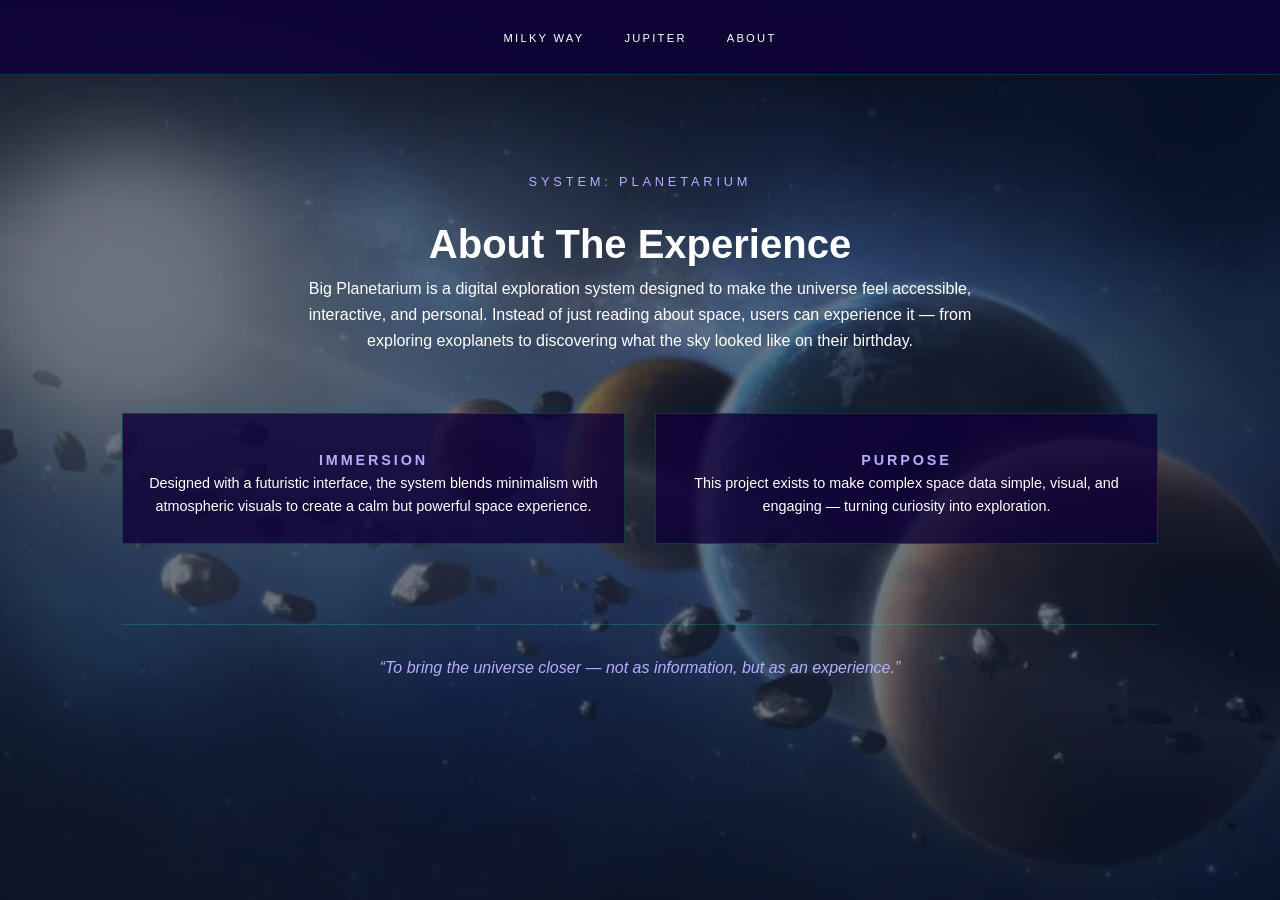
<file: about.html>
<!DOCTYPE html>
<html lang="en">
<head>
    <meta charset="UTF-8">
    <meta name="viewport" content="width=device-width, initial-scale=1.0">
    <title>About | Planetarium</title>
    <link rel="stylesheet" href="style.css">
</head>

<body>

<header>
    <nav>
        <ul>
            <li><a href="index.html">Milky Way</a></li>
            <li><a href="jupiter.html">Jupiter</a></li>
            <li><a href="about.html" aria-current="page">About</a></li>
        </ul>
    </nav>
</header>

<main>
<!-- ABOUT SECTION -->
    <p class="tagline">SYSTEM: PLANETARIUM</p>

    <h1>About The Experience</h1>

    <p class="intro">
        Big Planetarium is a digital exploration system designed to make the universe feel accessible,
        interactive, and personal. Instead of just reading about space, users can experience it —
        from exploring exoplanets to discovering what the sky looked like on their birthday.
    </p>

    <div class="about-grid">

        <div class="about-card">
            <h3>IMMERSION</h3>
            <p>
                Designed with a futuristic interface, the system blends minimalism with atmospheric
                visuals to create a calm but powerful space experience.
            </p>
        </div>

        <div class="about-card">
            <h3>PURPOSE</h3>
            <p>
                This project exists to make complex space data simple, visual, and engaging —
                turning curiosity into exploration.
            </p>
        </div>

    </div>

    <div class="mission">
        “To bring the universe closer — not as information, but as an experience.”
    </div>

</main>

</body>
</html>
</file>
<file: style.css>
/* root */
:root {
    --bg-white: rgba(15, 1, 56, 0.8);;
    --bg-mint: rgba(15, 1, 56, 0.8);
    --neon-green:#b7adff;
    --dark-text: #ffffff;
    --grey-text: #ffffff;
    --glass-border: rgba(0, 255, 136, 0.2);
    --soft-shadow: 0 10px 30px rgba(0, 255, 136, 0.05);
}

/* Base */
* {
    margin: 0;
    padding: 0;
    box-sizing: border-box;
}

body {
    background: var(--bg-white);
    color: var(--dark-text);
    font-family: 'Inter', sans-serif;
    line-height: 1.6;
}

/* grid background */
body::before {
    content: "";
    position: fixed;
    inset: 0;
    background-image:
        linear-gradient(rgba(0, 255, 136, 0.05) 1px, transparent 1px),
        linear-gradient(90deg, rgba(0, 255, 136, 0.05) 1px, transparent 1px),
        linear-gradient(rgba(10, 20, 50, 0.6), rgba(10, 20, 50, 0.6)), /* Dark Blue/Transparent overlay */
        url('images/nasa-discovery-mission.webp');
    background-size: 40px 40px, 40px 40px, auto, cover;
    background-position: center;
    background-repeat: no-repeat;
    z-index: -1;
    animation: slowPan 60s linear infinite alternate;
}

@keyframes slowPan {
  from { background-position: 0% 0%; }
  to { background-position: 100% 100%; }
}

/* NAV */
header {
    position: fixed;
    top: 0;
    width: 100%;
    background: rgba(15, 1, 56, 0.8);
    backdrop-filter: blur(10px);
    border-bottom: 1px solid var(--glass-border);
    padding: 1.5rem 0;
    z-index: 1000;
}

nav ul {
    display: flex;
    justify-content: center;
    gap: 2.5rem;
    list-style: none;
    flex-wrap: wrap;
}

nav a {
    text-decoration: none;
    color: var(--grey-text);
    font-size: 0.7rem;
    letter-spacing: 0.2em;
    text-transform: uppercase;
    transition: 0.3s;
}

nav a:hover {
    color: var(--neon-green);
}

/* Main */
main {
    margin-top: 140px;
    padding: 2rem;
    max-width: 1100px;
    margin-left: auto;
    margin-right: auto;
    text-align: center;
}

/* Typography */
h1 {
    font-size: 2.5rem;
    text-align: center;
}

h3 {
    margin-top: 10px;
    color: var(--neon-green);
    text-align: center;
}

.subtitle {
    color: var(--grey-text);
    max-width: 600px;
    margin: 20px auto;
    text-align: center;
}

/* button */
.btn-green {
    background: var(--neon-green);
    color: #000;
    border: none;
    padding: 1rem 2rem;
    font-weight: bold;
    letter-spacing: 0.1em;
    text-transform: uppercase;
    transition: 0.3s;
    cursor: pointer;
}

.btn-green:hover {
    transform: translateY(-3px);
    box-shadow: 0 0 20px rgba(0,255,136,0.4);
}

/* Image */
.main-img {
    width: 100%;
    max-width: 700px;        
    margin: 30px auto;
    display: block;
}
.gallery img {
    width: 100%;
    height: 180px;          
    object-fit: cover;       
    border: 1px solid var(--glass-border);
}

/* Juipter grid */
.grid-2 {
    display: grid;
    grid-template-columns: 1fr 1fr;
    gap: 50px;
    align-items: center;
}

.stat-box {
    border-left: 2px solid var(--neon-green);
    padding-left: 20px;
    margin-top: 20px;
}

/* About grid */

.tagline {
    text-align: center;
    color: var(--neon-green);
    letter-spacing: 0.3em;
    font-size: 0.8rem;
    margin-bottom: 20px;
}

.intro {
    text-align: center;
    max-width: 700px;
    margin: 0 auto;
    color: var(--grey-text);
}

.about-grid {
    display: grid;
    grid-template-columns: repeat(auto-fit, minmax(250px, 1fr));
    gap: 30px;
    margin-top: 60px;
}

.about-card {
    border: 1px solid var(--glass-border);
    padding: 25px;
    background: var(--bg-mint);
    transition: 0.3s;
}

.about-card:hover {
    transform: translateY(-5px);
    box-shadow: var(--soft-shadow);
}

.about-card h3 {
    color: var(--neon-green);
    font-size: 0.9rem;
    letter-spacing: 0.2em;
}

.about-card p {
    color: var(--grey-text);
    font-size: 0.9rem;
}

.mission {
    margin-top: 80px;
    padding: 30px;
    border-top: 1px solid var(--glass-border);
    text-align: center;
    font-style: italic;
    color: var(--neon-green);
}

/* responsiveness */
@media (max-width: 900px) {
    .grid-2 {
        grid-template-columns: 1fr;
        text-align: center;
    }
}

@media (max-width: 600px) {
    h1 {
        font-size: 1.8rem;
    }

    nav ul {
        gap: 1rem;
    }
}
</file>
